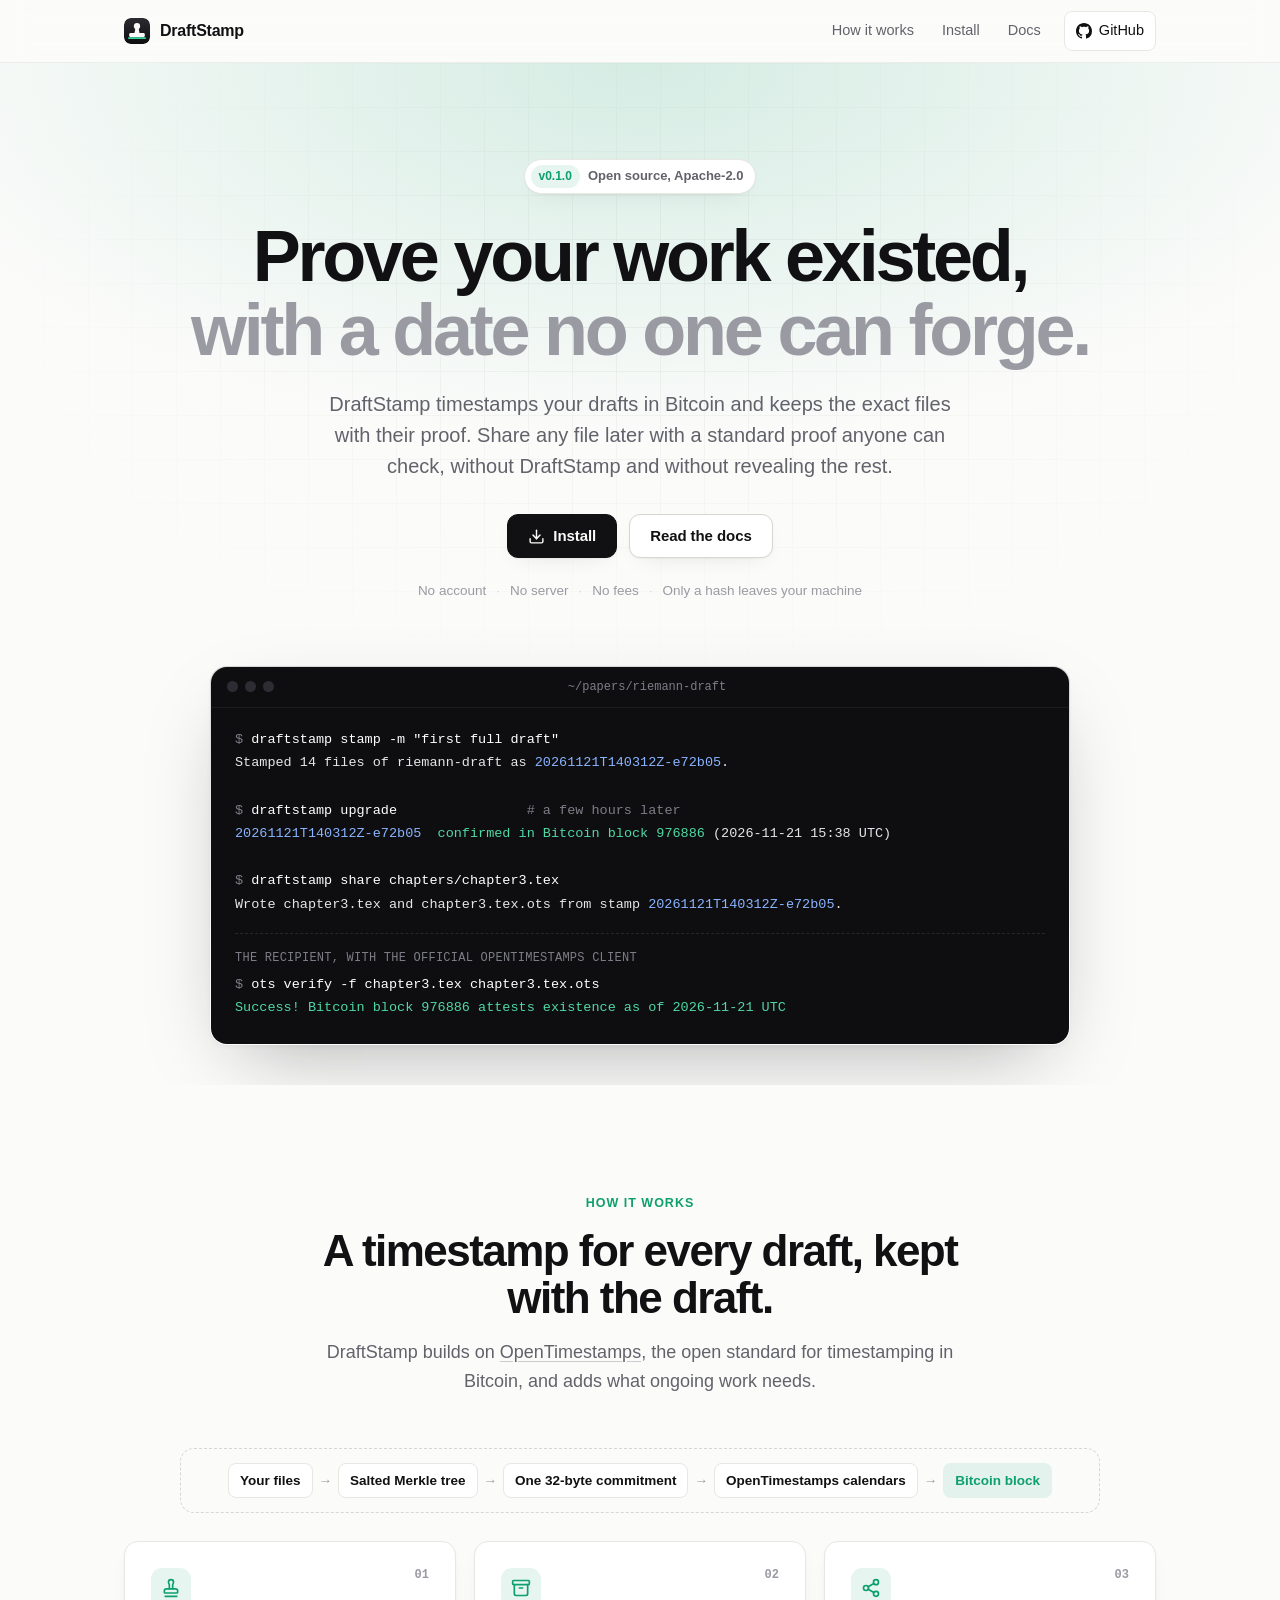
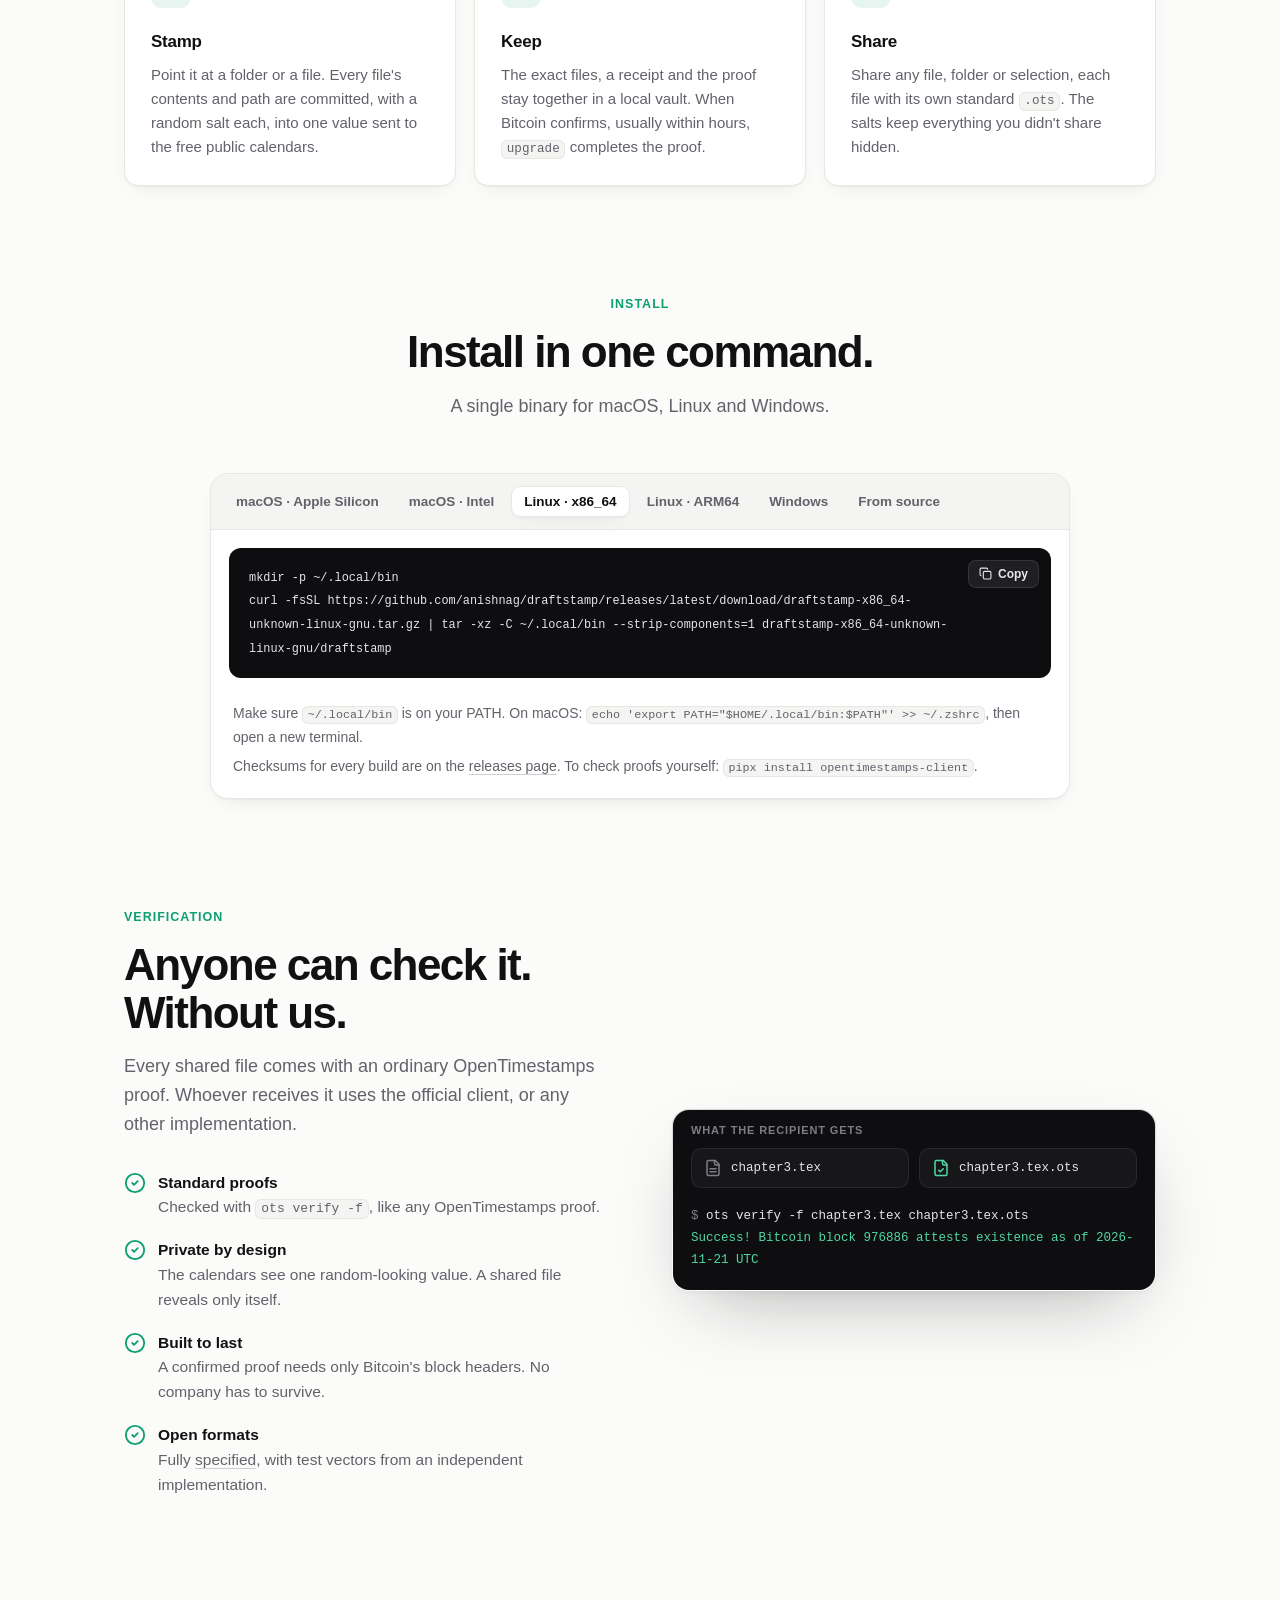
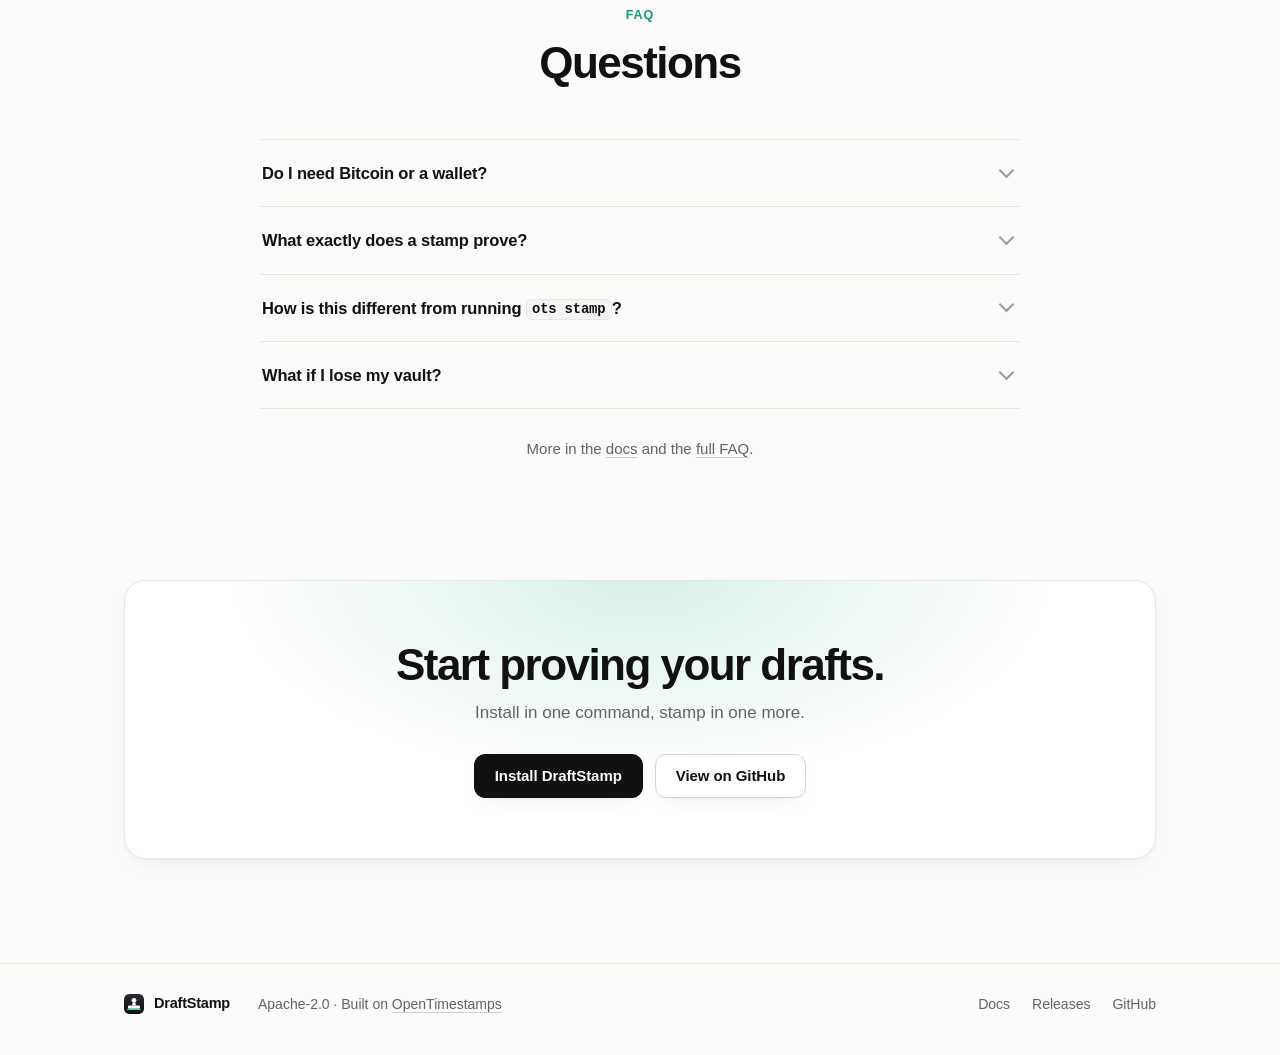
<file: site/index.html>
<!doctype html>
<html lang="en">
<head>
  <meta charset="utf-8">
  <meta name="viewport" content="width=device-width, initial-scale=1">
  <title>DraftStamp: prove your work existed</title>
  <meta name="description" content="DraftStamp timestamps your drafts in Bitcoin via OpenTimestamps, keeps the exact files with their proof, and lets you share any file with a standard .ots proof anyone can check.">
  <link rel="canonical" href="https://draftstamp.org/">
  <meta property="og:type" content="website">
  <meta property="og:url" content="https://draftstamp.org/">
  <meta property="og:title" content="DraftStamp: prove your work existed">
  <meta property="og:description" content="Timestamp your drafts in Bitcoin, keep the exact files with their proof, and share any file with a standard proof anyone can check.">
  <meta name="twitter:card" content="summary">
  <link rel="icon" href="icon.svg" type="image/svg+xml">
  <link rel="stylesheet" href="style.css">
</head>
<body>

<header class="site-header">
  <div class="wrap">
    <a class="brand" href="./"><img src="icon.svg" alt="">DraftStamp</a>
    <nav class="nav">
      <a href="#how" class="hide-sm">How it works</a>
      <a href="#install">Install</a>
      <a href="docs.html">Docs</a>
      <a class="gh" href="https://github.com/anishnag/draftstamp" aria-label="GitHub">
        <svg viewBox="0 0 16 16" fill="currentColor" aria-hidden="true"><path d="M8 0C3.58 0 0 3.58 0 8c0 3.54 2.29 6.53 5.47 7.59.4.07.55-.17.55-.38 0-.19-.01-.82-.01-1.49-2.01.37-2.53-.49-2.69-.94-.09-.23-.48-.94-.82-1.13-.28-.15-.68-.52-.01-.53.63-.01 1.08.58 1.23.82.72 1.21 1.87.87 2.33.66.07-.52.28-.87.51-1.07-1.78-.2-3.64-.89-3.64-3.95 0-.87.31-1.59.82-2.15-.08-.2-.36-1.02.08-2.12 0 0 .67-.21 2.2.82.64-.18 1.32-.27 2-.27.68 0 1.36.09 2 .27 1.53-1.04 2.2-.82 2.2-.82.44 1.1.16 1.92.08 2.12.51.56.82 1.27.82 2.15 0 3.07-1.87 3.75-3.65 3.95.29.25.54.73.54 1.48 0 1.07-.01 1.93-.01 2.2 0 .21.15.46.55.38A8.013 8.013 0 0016 8c0-4.42-3.58-8-8-8z"/></svg>
        <span class="gh-label">GitHub</span>
      </a>
    </nav>
  </div>
</header>

<main>
  <section class="hero">
    <div class="wrap">
      <a class="pill" href="https://github.com/anishnag/draftstamp/releases/latest"><b>v0.1.0</b> Open source, Apache-2.0</a>
      <h1>Prove your work existed,<br><span class="soft">with a date no one can forge.</span></h1>
      <p class="lede">DraftStamp timestamps your drafts in Bitcoin and keeps the exact files with their proof. Share any file later with a standard proof anyone can check, without DraftStamp and without revealing the rest.</p>
      <div class="ctas">
        <a class="btn primary" href="#install">
          <svg viewBox="0 0 24 24" fill="none" stroke="currentColor" stroke-width="2" stroke-linecap="round" stroke-linejoin="round" aria-hidden="true"><path d="M21 15v4a2 2 0 0 1-2 2H5a2 2 0 0 1-2-2v-4"/><polyline points="7 10 12 15 17 10"/><line x1="12" x2="12" y1="15" y2="3"/></svg>
          Install
        </a>
        <a class="btn" href="docs.html">Read the docs</a>
      </div>
      <p class="fineprint"><span>No account</span><span>No server</span><span>No fees</span><span>Only a hash leaves your machine</span></p>

      <div class="terminal-wrap">
        <div class="terminal" role="img" aria-label="A terminal session: stamping a project, upgrading the proof once Bitcoin confirms, sharing one file, and the recipient verifying it with the official OpenTimestamps client.">
          <div class="terminal-bar"><i></i><i></i><i></i><span>~/papers/riemann-draft</span></div>
<pre><span class="p">$ </span><span class="cmd">draftstamp stamp -m "first full draft"</span>
Stamped 14 files of riemann-draft as <span class="id">20261121T140312Z-e72b05</span>.

<span class="p">$ </span><span class="cmd">draftstamp upgrade</span>                <span class="c"># a few hours later</span>
<span class="id">20261121T140312Z-e72b05</span>  <span class="ok">confirmed in Bitcoin block 976886</span> (2026-11-21 15:38 UTC)

<span class="p">$ </span><span class="cmd">draftstamp share chapters/chapter3.tex</span>
Wrote chapter3.tex and chapter3.tex.ots from stamp <span class="id">20261121T140312Z-e72b05</span>.
<span class="who">THE RECIPIENT, WITH THE OFFICIAL OPENTIMESTAMPS CLIENT</span><span class="p">$ </span><span class="cmd">ots verify -f chapter3.tex chapter3.tex.ots</span>
<span class="ok">Success! Bitcoin block 976886 attests existence as of 2026-11-21 UTC</span></pre>
        </div>
      </div>
    </div>
  </section>

  <section id="how">
    <div class="wrap">
      <div class="section-head center">
        <span class="label">How it works</span>
        <h2>A timestamp for every draft, kept with the draft.</h2>
        <p>DraftStamp builds on <a class="link" href="https://opentimestamps.org">OpenTimestamps</a>, the open standard for timestamping in Bitcoin, and adds what ongoing work needs.</p>
      </div>

      <div class="pipeline" aria-label="Your files, a salted Merkle tree, one commitment, the OpenTimestamps calendars, a Bitcoin block">
        <span>Your files</span><i>→</i><span>Salted Merkle tree</span><i>→</i><span>One 32-byte commitment</span><i>→</i><span>OpenTimestamps calendars</span><i>→</i><span class="btc">Bitcoin block</span>
      </div>

      <div class="steps">
        <div class="step">
          <span class="n">01</span>
          <div class="icon"><svg viewBox="0 0 24 24" fill="none" stroke="currentColor" stroke-width="2" stroke-linecap="round" stroke-linejoin="round" aria-hidden="true"><path d="M5 22h14"/><path d="M19.27 13.73A2.5 2.5 0 0 0 17.5 13h-11A2.5 2.5 0 0 0 4 15.5V17a1 1 0 0 0 1 1h14a1 1 0 0 0 1-1v-1.5c0-.66-.26-1.3-.73-1.77Z"/><path d="M14 13V8.5C14 7 15 7 15 5a3 3 0 0 0-3-3c-1.66 0-3 1-3 3s1 2 1 3.5V13"/></svg></div>
          <h3>Stamp</h3>
          <p>Point it at a folder or a file. Every file's contents and path are committed, with a random salt each, into one value sent to the free public calendars.</p>
        </div>
        <div class="step">
          <span class="n">02</span>
          <div class="icon"><svg viewBox="0 0 24 24" fill="none" stroke="currentColor" stroke-width="2" stroke-linecap="round" stroke-linejoin="round" aria-hidden="true"><rect width="20" height="5" x="2" y="3" rx="1"/><path d="M4 8v11a2 2 0 0 0 2 2h12a2 2 0 0 0 2-2V8"/><path d="M10 12h4"/></svg></div>
          <h3>Keep</h3>
          <p>The exact files, a receipt and the proof stay together in a local vault. When Bitcoin confirms, usually within hours, <code>upgrade</code> completes the proof.</p>
        </div>
        <div class="step">
          <span class="n">03</span>
          <div class="icon"><svg viewBox="0 0 24 24" fill="none" stroke="currentColor" stroke-width="2" stroke-linecap="round" stroke-linejoin="round" aria-hidden="true"><circle cx="18" cy="5" r="3"/><circle cx="6" cy="12" r="3"/><circle cx="18" cy="19" r="3"/><line x1="8.59" x2="15.42" y1="13.51" y2="17.49"/><line x1="15.41" x2="8.59" y1="6.51" y2="10.49"/></svg></div>
          <h3>Share</h3>
          <p>Share any file, folder or selection, each file with its own standard <code>.ots</code>. The salts keep everything you didn't share hidden.</p>
        </div>
      </div>
    </div>
  </section>

  <section id="install" class="flush">
    <div class="wrap">
      <div class="section-head center">
        <span class="label">Install</span>
        <h2>Install in one command.</h2>
        <p>A single binary for macOS, Linux and Windows.</p>
      </div>

      <div class="install">
        <div class="install-head">
          <div class="tabs" role="tablist" aria-label="Platform">
            <button class="tab" role="tab" data-panel="mac-arm">macOS · Apple Silicon</button>
            <button class="tab" role="tab" data-panel="mac-intel">macOS · Intel</button>
            <button class="tab" role="tab" data-panel="linux-x64">Linux · x86_64</button>
            <button class="tab" role="tab" data-panel="linux-arm">Linux · ARM64</button>
            <button class="tab" role="tab" data-panel="windows">Windows</button>
            <button class="tab" role="tab" data-panel="source">From source</button>
          </div>
        </div>
        <div class="install-body">
          <div class="panel" id="mac-arm" role="tabpanel">
            <div class="codeblock"><pre><code>mkdir -p ~/.local/bin
curl -fsSL https://github.com/anishnag/draftstamp/releases/latest/download/draftstamp-aarch64-apple-darwin.tar.gz | tar -xz -C ~/.local/bin --strip-components=1 draftstamp-aarch64-apple-darwin/draftstamp</code></pre></div>
          </div>
          <div class="panel" id="mac-intel" role="tabpanel" hidden>
            <div class="codeblock"><pre><code>mkdir -p ~/.local/bin
curl -fsSL https://github.com/anishnag/draftstamp/releases/latest/download/draftstamp-x86_64-apple-darwin.tar.gz | tar -xz -C ~/.local/bin --strip-components=1 draftstamp-x86_64-apple-darwin/draftstamp</code></pre></div>
          </div>
          <div class="panel" id="linux-x64" role="tabpanel" hidden>
            <div class="codeblock"><pre><code>mkdir -p ~/.local/bin
curl -fsSL https://github.com/anishnag/draftstamp/releases/latest/download/draftstamp-x86_64-unknown-linux-gnu.tar.gz | tar -xz -C ~/.local/bin --strip-components=1 draftstamp-x86_64-unknown-linux-gnu/draftstamp</code></pre></div>
          </div>
          <div class="panel" id="linux-arm" role="tabpanel" hidden>
            <div class="codeblock"><pre><code>mkdir -p ~/.local/bin
curl -fsSL https://github.com/anishnag/draftstamp/releases/latest/download/draftstamp-aarch64-unknown-linux-gnu.tar.gz | tar -xz -C ~/.local/bin --strip-components=1 draftstamp-aarch64-unknown-linux-gnu/draftstamp</code></pre></div>
          </div>
          <div class="panel" id="windows" role="tabpanel" hidden>
            <p>Download <a class="link" href="https://github.com/anishnag/draftstamp/releases/latest/download/draftstamp-x86_64-pc-windows-msvc.zip">draftstamp-x86_64-pc-windows-msvc.zip</a>, unzip it, and put <code>draftstamp.exe</code> in a folder on your PATH.</p>
          </div>
          <div class="panel" id="source" role="tabpanel" hidden>
            <div class="codeblock"><pre><code>cargo install --locked --git https://github.com/anishnag/draftstamp draftstamp-cli</code></pre></div>
            <p class="panel-note">Needs Rust 1.89 or newer.</p>
          </div>
        </div>
        <div class="install-foot">
          <p>Make sure <code>~/.local/bin</code> is on your PATH. On macOS: <code>echo 'export PATH="$HOME/.local/bin:$PATH"' &gt;&gt; ~/.zshrc</code>, then open a new terminal.</p>
          <p>Checksums for every build are on the <a class="link" href="https://github.com/anishnag/draftstamp/releases/latest">releases page</a>. To check proofs yourself: <code>pipx install opentimestamps-client</code>.</p>
        </div>
      </div>
    </div>
  </section>

  <section class="flush">
    <div class="wrap split">
      <div>
        <div class="section-head">
          <span class="label">Verification</span>
          <h2>Anyone can check it. Without us.</h2>
          <p>Every shared file comes with an ordinary OpenTimestamps proof. Whoever receives it uses the official client, or any other implementation.</p>
        </div>
        <ul class="checks">
          <li><svg viewBox="0 0 24 24" fill="none" stroke="currentColor" stroke-width="2" stroke-linecap="round" stroke-linejoin="round" aria-hidden="true"><circle cx="12" cy="12" r="10"/><path d="m9 12 2 2 4-4"/></svg><span><strong>Standard proofs</strong>Checked with <code>ots verify -f</code>, like any OpenTimestamps proof.</span></li>
          <li><svg viewBox="0 0 24 24" fill="none" stroke="currentColor" stroke-width="2" stroke-linecap="round" stroke-linejoin="round" aria-hidden="true"><circle cx="12" cy="12" r="10"/><path d="m9 12 2 2 4-4"/></svg><span><strong>Private by design</strong>The calendars see one random-looking value. A shared file reveals only itself.</span></li>
          <li><svg viewBox="0 0 24 24" fill="none" stroke="currentColor" stroke-width="2" stroke-linecap="round" stroke-linejoin="round" aria-hidden="true"><circle cx="12" cy="12" r="10"/><path d="m9 12 2 2 4-4"/></svg><span><strong>Built to last</strong>A confirmed proof needs only Bitcoin's block headers. No company has to survive.</span></li>
          <li><svg viewBox="0 0 24 24" fill="none" stroke="currentColor" stroke-width="2" stroke-linecap="round" stroke-linejoin="round" aria-hidden="true"><circle cx="12" cy="12" r="10"/><path d="m9 12 2 2 4-4"/></svg><span><strong>Open formats</strong>Fully <a class="link" href="https://github.com/anishnag/draftstamp/tree/main/spec">specified</a>, with test vectors from an independent implementation.</span></li>
        </ul>
      </div>

      <div class="mock-wrap">
        <div class="mock">
          <div class="mock-title">What the recipient gets</div>
          <div class="mock-files">
            <div class="file"><svg viewBox="0 0 24 24" fill="none" stroke="currentColor" stroke-width="2" stroke-linecap="round" stroke-linejoin="round" aria-hidden="true"><path d="M15 2H6a2 2 0 0 0-2 2v16a2 2 0 0 0 2 2h12a2 2 0 0 0 2-2V7Z"/><path d="M14 2v4a2 2 0 0 0 2 2h4"/><path d="M16 13H8"/><path d="M16 17H8"/></svg><span>chapter3.tex</span></div>
            <div class="file ots"><svg viewBox="0 0 24 24" fill="none" stroke="currentColor" stroke-width="2" stroke-linecap="round" stroke-linejoin="round" aria-hidden="true"><path d="M15 2H6a2 2 0 0 0-2 2v16a2 2 0 0 0 2 2h12a2 2 0 0 0 2-2V7Z"/><path d="M14 2v4a2 2 0 0 0 2 2h4"/><path d="m9 15 2 2 4-4"/></svg><span>chapter3.tex.ots</span></div>
          </div>
<pre><span class="p">$ </span>ots verify -f chapter3.tex chapter3.tex.ots
<span class="ok">Success! Bitcoin block 976886 attests existence as of 2026-11-21 UTC</span></pre>
        </div>
      </div>
    </div>
  </section>

  <section class="flush">
    <div class="wrap">
      <div class="section-head center">
        <span class="label">FAQ</span>
        <h2>Questions</h2>
      </div>
      <div class="faq">
        <details>
          <summary><span>Do I need Bitcoin or a wallet?</span></summary>
          <p>No. The OpenTimestamps calendars are free public services that batch everyone's timestamps into Bitcoin transactions they pay for.</p>
        </details>
        <details>
          <summary><span>What exactly does a stamp prove?</span></summary>
          <p>That these exact bytes existed by the time of a Bitcoin block, give or take a couple of hours. It shows possession at a time, not authorship.</p>
        </details>
        <details>
          <summary><span>How is this different from running <code>ots stamp</code>?</span></summary>
          <p>DraftStamp's proofs work with the official client. It adds the workflow around them: whole folders as one record with each file's path bound in, the exact files kept with each proof, project history, and private sharing of any file or folder.</p>
        </details>
        <details>
          <summary><span>What if I lose my vault?</span></summary>
          <p>You lose the proofs you hadn't shared or exported, since a proof is only useful next to the exact files. Keep <code>~/.dsvault</code> in your backups.</p>
        </details>
      </div>
      <p class="more">More in the <a class="link" href="docs.html">docs</a> and the <a class="link" href="https://github.com/anishnag/draftstamp/blob/main/docs/FAQ.md">full FAQ</a>.</p>
    </div>
  </section>

  <div class="cta-band">
    <div class="wrap">
      <div class="cta-card">
        <h2>Start proving your drafts.</h2>
        <p>Install in one command, stamp in one more.</p>
        <div class="ctas">
          <a class="btn primary" href="#install">Install DraftStamp</a>
          <a class="btn" href="https://github.com/anishnag/draftstamp">View on GitHub</a>
        </div>
      </div>
    </div>
  </div>
</main>

<footer class="site-footer">
  <div class="wrap">
    <a class="brand" href="./"><img src="icon.svg" alt="">DraftStamp</a>
    <span>Apache-2.0 · Built on <a class="link" href="https://opentimestamps.org">OpenTimestamps</a></span>
    <div class="right">
      <a href="docs.html">Docs</a>
      <a href="https://github.com/anishnag/draftstamp/releases/latest">Releases</a>
      <a href="https://github.com/anishnag/draftstamp">GitHub</a>
    </div>
  </div>
</footer>

<script src="site.js"></script>
</body>
</html>
</file>
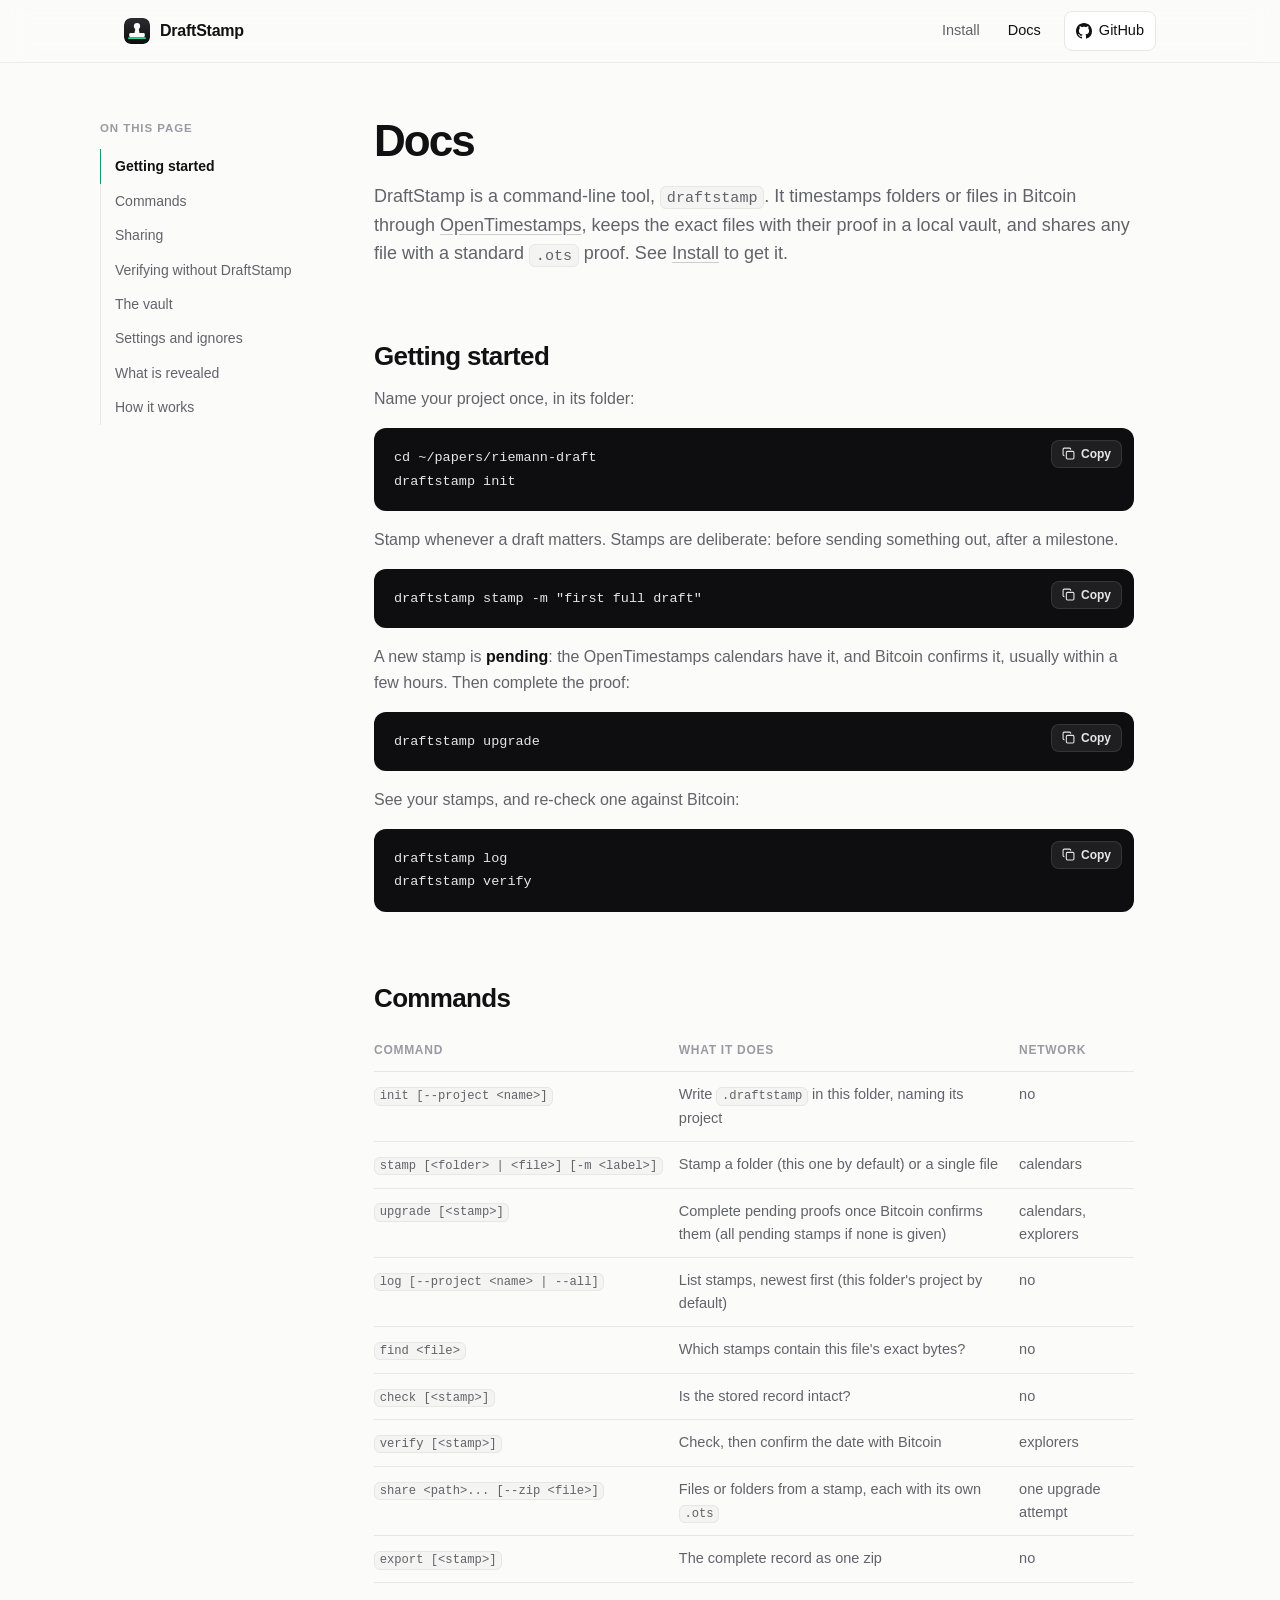
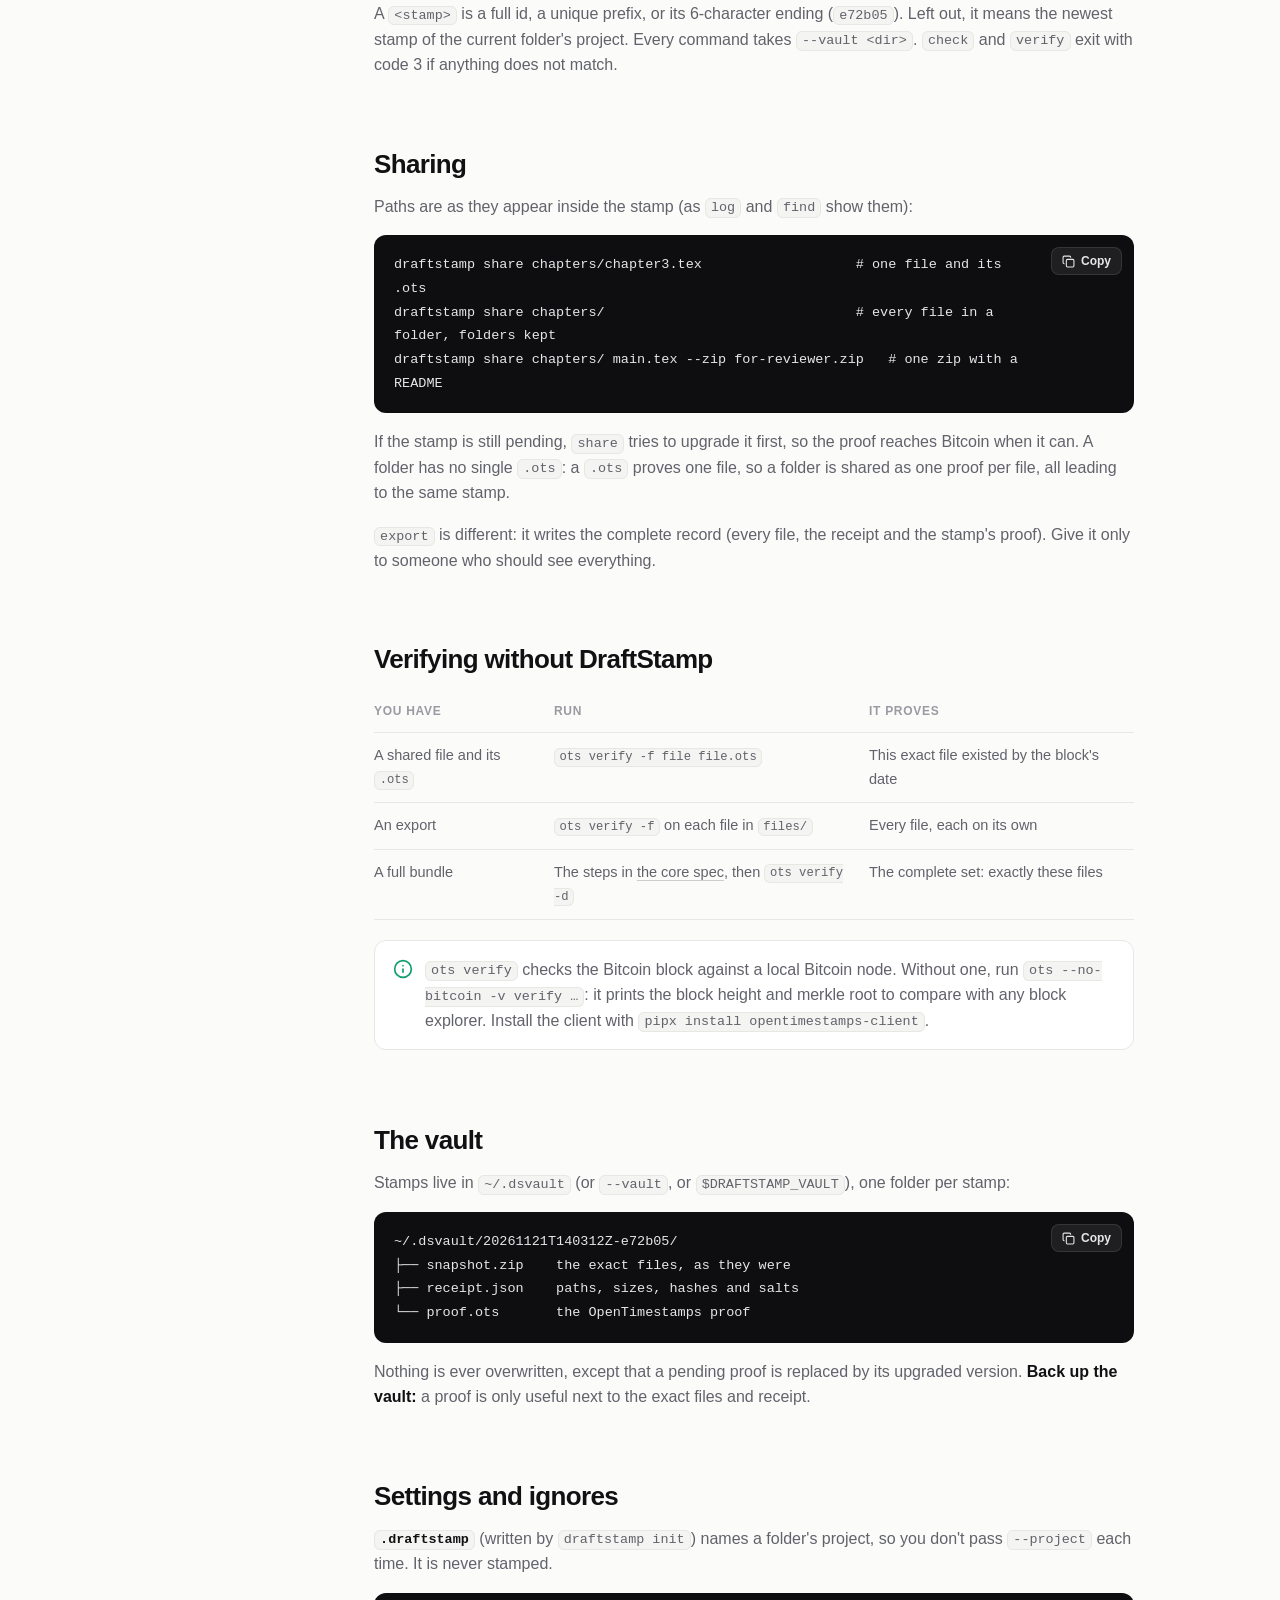
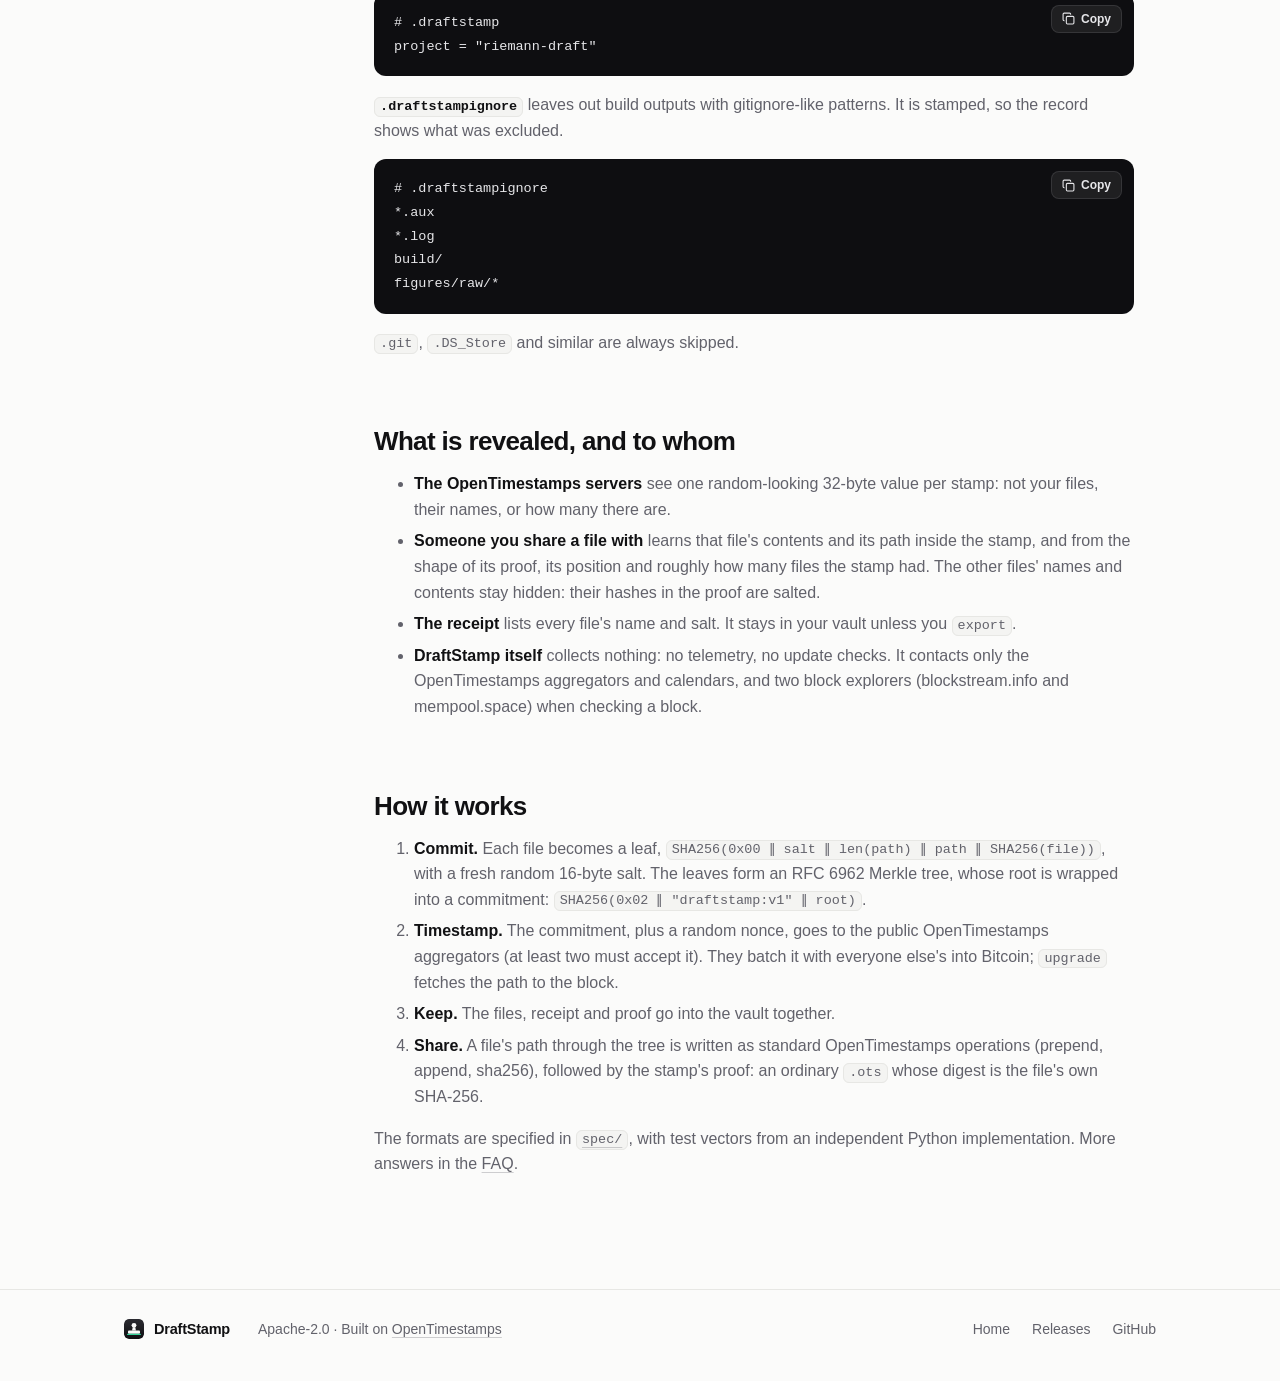
<file: site/docs.html>
<!doctype html>
<html lang="en">
<head>
  <meta charset="utf-8">
  <meta name="viewport" content="width=device-width, initial-scale=1">
  <title>DraftStamp docs</title>
  <meta name="description" content="How to use DraftStamp: stamping, upgrading, sharing, verifying, the vault, settings, and what is revealed.">
  <link rel="canonical" href="https://draftstamp.org/docs">
  <meta property="og:type" content="website">
  <meta property="og:url" content="https://draftstamp.org/docs">
  <meta property="og:title" content="DraftStamp docs">
  <meta property="og:description" content="How to use DraftStamp: stamping, upgrading, sharing, verifying, the vault, and what is revealed.">
  <meta name="twitter:card" content="summary">
  <link rel="icon" href="icon.svg" type="image/svg+xml">
  <link rel="stylesheet" href="style.css">
</head>
<body>

<header class="site-header">
  <div class="wrap">
    <a class="brand" href="./"><img src="icon.svg" alt="">DraftStamp</a>
    <nav class="nav">
      <a href="./#install">Install</a>
      <a href="docs.html" aria-current="page">Docs</a>
      <a class="gh" href="https://github.com/anishnag/draftstamp" aria-label="GitHub">
        <svg viewBox="0 0 16 16" fill="currentColor" aria-hidden="true"><path d="M8 0C3.58 0 0 3.58 0 8c0 3.54 2.29 6.53 5.47 7.59.4.07.55-.17.55-.38 0-.19-.01-.82-.01-1.49-2.01.37-2.53-.49-2.69-.94-.09-.23-.48-.94-.82-1.13-.28-.15-.68-.52-.01-.53.63-.01 1.08.58 1.23.82.72 1.21 1.87.87 2.33.66.07-.52.28-.87.51-1.07-1.78-.2-3.64-.89-3.64-3.95 0-.87.31-1.59.82-2.15-.08-.2-.36-1.02.08-2.12 0 0 .67-.21 2.2.82.64-.18 1.32-.27 2-.27.68 0 1.36.09 2 .27 1.53-1.04 2.2-.82 2.2-.82.44 1.1.16 1.92.08 2.12.51.56.82 1.27.82 2.15 0 3.07-1.87 3.75-3.65 3.95.29.25.54.73.54 1.48 0 1.07-.01 1.93-.01 2.2 0 .21.15.46.55.38A8.013 8.013 0 0016 8c0-4.42-3.58-8-8-8z"/></svg>
        <span class="gh-label">GitHub</span>
      </a>
    </nav>
  </div>
</header>

<div class="wrap docs">
  <nav class="toc" aria-label="On this page">
    <p>On this page</p>
    <a href="#start">Getting started</a>
    <a href="#commands">Commands</a>
    <a href="#sharing">Sharing</a>
    <a href="#verifying">Verifying without DraftStamp</a>
    <a href="#vault">The vault</a>
    <a href="#settings">Settings and ignores</a>
    <a href="#privacy">What is revealed</a>
    <a href="#how">How it works</a>
  </nav>

  <article class="prose">
    <h1>Docs</h1>
    <p class="intro">DraftStamp is a command-line tool, <code>draftstamp</code>. It timestamps folders or files in Bitcoin through <a href="https://opentimestamps.org">OpenTimestamps</a>, keeps the exact files with their proof in a local vault, and shares any file with a standard <code>.ots</code> proof. See <a href="./#install">Install</a> to get it.</p>

    <div id="start" class="doc-section">
    <h2>Getting started</h2>
    <p>Name your project once, in its folder:</p>
<div class="codeblock"><pre>cd ~/papers/riemann-draft
draftstamp init</pre></div>
    <p>Stamp whenever a draft matters. Stamps are deliberate: before sending something out, after a milestone.</p>
<div class="codeblock"><pre>draftstamp stamp -m "first full draft"</pre></div>
    <p>A new stamp is <strong>pending</strong>: the OpenTimestamps calendars have it, and Bitcoin confirms it, usually within a few hours. Then complete the proof:</p>
<div class="codeblock"><pre>draftstamp upgrade</pre></div>
    <p>See your stamps, and re-check one against Bitcoin:</p>
<div class="codeblock"><pre>draftstamp log
draftstamp verify</pre></div>

    </div>
    <div id="commands" class="doc-section">
    <h2>Commands</h2>
    <table>
      <thead><tr><th>Command</th><th>What it does</th><th>Network</th></tr></thead>
      <tbody>
        <tr><td><code>init [--project &lt;name&gt;]</code></td><td>Write <code>.draftstamp</code> in this folder, naming its project</td><td>no</td></tr>
        <tr><td><code>stamp [&lt;folder&gt; | &lt;file&gt;] [-m &lt;label&gt;]</code></td><td>Stamp a folder (this one by default) or a single file</td><td>calendars</td></tr>
        <tr><td><code>upgrade [&lt;stamp&gt;]</code></td><td>Complete pending proofs once Bitcoin confirms them (all pending stamps if none is given)</td><td>calendars, explorers</td></tr>
        <tr><td><code>log [--project &lt;name&gt; | --all]</code></td><td>List stamps, newest first (this folder's project by default)</td><td>no</td></tr>
        <tr><td><code>find &lt;file&gt;</code></td><td>Which stamps contain this file's exact bytes?</td><td>no</td></tr>
        <tr><td><code>check [&lt;stamp&gt;]</code></td><td>Is the stored record intact?</td><td>no</td></tr>
        <tr><td><code>verify [&lt;stamp&gt;]</code></td><td>Check, then confirm the date with Bitcoin</td><td>explorers</td></tr>
        <tr><td><code>share &lt;path&gt;... [--zip &lt;file&gt;]</code></td><td>Files or folders from a stamp, each with its own <code>.ots</code></td><td>one upgrade attempt</td></tr>
        <tr><td><code>export [&lt;stamp&gt;]</code></td><td>The complete record as one zip</td><td>no</td></tr>
      </tbody>
    </table>
    <p>A <code>&lt;stamp&gt;</code> is a full id, a unique prefix, or its 6-character ending (<code>e72b05</code>). Left out, it means the newest stamp of the current folder's project. Every command takes <code>--vault &lt;dir&gt;</code>. <code>check</code> and <code>verify</code> exit with code 3 if anything does not match.</p>

    </div>
    <div id="sharing" class="doc-section">
    <h2>Sharing</h2>
    <p>Paths are as they appear inside the stamp (as <code>log</code> and <code>find</code> show them):</p>
<div class="codeblock"><pre>draftstamp share chapters/chapter3.tex                   # one file and its .ots
draftstamp share chapters/                               # every file in a folder, folders kept
draftstamp share chapters/ main.tex --zip for-reviewer.zip   # one zip with a README</pre></div>
    <p>If the stamp is still pending, <code>share</code> tries to upgrade it first, so the proof reaches Bitcoin when it can. A folder has no single <code>.ots</code>: a <code>.ots</code> proves one file, so a folder is shared as one proof per file, all leading to the same stamp.</p>
    <p><code>export</code> is different: it writes the complete record (every file, the receipt and the stamp's proof). Give it only to someone who should see everything.</p>

    </div>
    <div id="verifying" class="doc-section">
    <h2>Verifying without DraftStamp</h2>
    <table>
      <thead><tr><th>You have</th><th>Run</th><th>It proves</th></tr></thead>
      <tbody>
        <tr><td>A shared file and its <code>.ots</code></td><td><code>ots verify -f file file.ots</code></td><td>This exact file existed by the block's date</td></tr>
        <tr><td>An export</td><td><code>ots verify -f</code> on each file in <code>files/</code></td><td>Every file, each on its own</td></tr>
        <tr><td>A full bundle</td><td>The steps in <a href="https://github.com/anishnag/draftstamp/blob/main/spec/0001_core.md">the core spec</a>, then <code>ots verify -d</code></td><td>The complete set: exactly these files</td></tr>
      </tbody>
    </table>
    <div class="callout"><svg viewBox="0 0 24 24" fill="none" stroke="currentColor" stroke-width="2" stroke-linecap="round" stroke-linejoin="round" aria-hidden="true"><circle cx="12" cy="12" r="10"/><path d="M12 16v-4"/><path d="M12 8h.01"/></svg><p><code>ots verify</code> checks the Bitcoin block against a local Bitcoin node. Without one, run <code>ots --no-bitcoin -v verify …</code>: it prints the block height and merkle root to compare with any block explorer. Install the client with <code>pipx install opentimestamps-client</code>.</p></div>

    </div>
    <div id="vault" class="doc-section">
    <h2>The vault</h2>
    <p>Stamps live in <code>~/.dsvault</code> (or <code>--vault</code>, or <code>$DRAFTSTAMP_VAULT</code>), one folder per stamp:</p>
<div class="codeblock"><pre>~/.dsvault/20261121T140312Z-e72b05/
├── snapshot.zip    the exact files, as they were
├── receipt.json    paths, sizes, hashes and salts
└── proof.ots       the OpenTimestamps proof</pre></div>
    <p>Nothing is ever overwritten, except that a pending proof is replaced by its upgraded version. <strong>Back up the vault:</strong> a proof is only useful next to the exact files and receipt.</p>

    </div>
    <div id="settings" class="doc-section">
    <h2>Settings and ignores</h2>
    <p><strong><code>.draftstamp</code></strong> (written by <code>draftstamp init</code>) names a folder's project, so you don't pass <code>--project</code> each time. It is never stamped.</p>
<div class="codeblock"><pre># .draftstamp
project = "riemann-draft"</pre></div>
    <p><strong><code>.draftstampignore</code></strong> leaves out build outputs with gitignore-like patterns. It is stamped, so the record shows what was excluded.</p>
<div class="codeblock"><pre># .draftstampignore
*.aux
*.log
build/
figures/raw/*</pre></div>
    <p><code>.git</code>, <code>.DS_Store</code> and similar are always skipped.</p>

    </div>
    <div id="privacy" class="doc-section">
    <h2>What is revealed, and to whom</h2>
    <ul>
      <li><strong>The OpenTimestamps servers</strong> see one random-looking 32-byte value per stamp: not your files, their names, or how many there are.</li>
      <li><strong>Someone you share a file with</strong> learns that file's contents and its path inside the stamp, and from the shape of its proof, its position and roughly how many files the stamp had. The other files' names and contents stay hidden: their hashes in the proof are salted.</li>
      <li><strong>The receipt</strong> lists every file's name and salt. It stays in your vault unless you <code>export</code>.</li>
      <li><strong>DraftStamp itself</strong> collects nothing: no telemetry, no update checks. It contacts only the OpenTimestamps aggregators and calendars, and two block explorers (blockstream.info and mempool.space) when checking a block.</li>
    </ul>

    </div>
    <div id="how" class="doc-section">
    <h2>How it works</h2>
    <ol>
      <li><strong>Commit.</strong> Each file becomes a leaf, <code>SHA256(0x00 ‖ salt ‖ len(path) ‖ path ‖ SHA256(file))</code>, with a fresh random 16-byte salt. The leaves form an RFC 6962 Merkle tree, whose root is wrapped into a commitment: <code>SHA256(0x02 ‖ "draftstamp:v1" ‖ root)</code>.</li>
      <li><strong>Timestamp.</strong> The commitment, plus a random nonce, goes to the public OpenTimestamps aggregators (at least two must accept it). They batch it with everyone else's into Bitcoin; <code>upgrade</code> fetches the path to the block.</li>
      <li><strong>Keep.</strong> The files, receipt and proof go into the vault together.</li>
      <li><strong>Share.</strong> A file's path through the tree is written as standard OpenTimestamps operations (prepend, append, sha256), followed by the stamp's proof: an ordinary <code>.ots</code> whose digest is the file's own SHA-256.</li>
    </ol>
    <p>The formats are specified in <a href="https://github.com/anishnag/draftstamp/tree/main/spec"><code>spec/</code></a>, with test vectors from an independent Python implementation. More answers in the <a href="https://github.com/anishnag/draftstamp/blob/main/docs/FAQ.md">FAQ</a>.</p>
    </div>
  </article>
</div>

<footer class="site-footer">
  <div class="wrap">
    <a class="brand" href="./"><img src="icon.svg" alt="">DraftStamp</a>
    <span>Apache-2.0 · Built on <a class="link" href="https://opentimestamps.org">OpenTimestamps</a></span>
    <div class="right">
      <a href="./">Home</a>
      <a href="https://github.com/anishnag/draftstamp/releases/latest">Releases</a>
      <a href="https://github.com/anishnag/draftstamp">GitHub</a>
    </div>
  </div>
</footer>

<script src="site.js"></script>

</body>
</html>
</file>
<file: site/style.css>
/* DraftStamp site: no external fonts, scripts or trackers. */

:root {
  --bg: #fbfbfa;
  --surface: #ffffff;
  --surface-2: #f4f4f2;
  --fg: #111113;
  --muted: #62626b;
  --faint: #9a9aa3;
  --line: #e7e7e4;
  --line-strong: #d6d6d2;
  --accent: #0e9f6e;
  --accent-soft: rgba(14, 159, 110, 0.1);
  --glow: rgba(14, 159, 110, 0.16);
  --code-bg: #0e0e11;
  --code-fg: #e6e6e9;
  --code-muted: #7d7d87;
  --code-ok: #4fd8a3;
  --code-accent: #8ab4ff;
  --radius: 14px;
  --shadow: 0 1px 2px rgba(16, 16, 20, 0.04), 0 8px 24px -12px rgba(16, 16, 20, 0.12);
  --shadow-lg: 0 2px 4px rgba(16, 16, 20, 0.04), 0 30px 80px -30px rgba(16, 16, 20, 0.35);
  --sans: ui-sans-serif, -apple-system, BlinkMacSystemFont, "Segoe UI Variable", "Segoe UI", Inter, Roboto, "Helvetica Neue", Arial, sans-serif;
  --mono: ui-monospace, "SF Mono", SFMono-Regular, "JetBrains Mono", Menlo, Consolas, "Liberation Mono", monospace;
  color-scheme: light;
}

@media (prefers-color-scheme: dark) {
  :root {
    --bg: #09090b;
    --surface: #111114;
    --surface-2: #17171b;
    --fg: #f2f2f4;
    --muted: #a1a1aa;
    --faint: #6b6b74;
    --line: #232328;
    --line-strong: #2f2f35;
    --accent: #34d399;
    --accent-soft: rgba(52, 211, 153, 0.12);
    --glow: rgba(52, 211, 153, 0.13);
    --code-bg: #0c0c0f;
    --shadow: 0 1px 2px rgba(0, 0, 0, 0.3), 0 8px 24px -12px rgba(0, 0, 0, 0.5);
    --shadow-lg: 0 2px 4px rgba(0, 0, 0, 0.3), 0 30px 80px -30px rgba(0, 0, 0, 0.8);
    color-scheme: dark;
  }
}

* { box-sizing: border-box; }
html { -webkit-text-size-adjust: 100%; scroll-behavior: smooth; }
body {
  margin: 0; background: var(--bg); color: var(--fg);
  font: 16px/1.6 var(--sans); -webkit-font-smoothing: antialiased; text-rendering: optimizeLegibility;
}
::selection { background: var(--accent-soft); }

a { color: inherit; text-decoration: none; }
.prose a, .link { text-decoration: underline; text-decoration-color: color-mix(in srgb, currentColor 30%, transparent); text-underline-offset: 3px; }
.prose a:hover, .link:hover { text-decoration-color: currentColor; }

code, pre, kbd { font-family: var(--mono); font-size: 0.88em; }
:not(pre) > code {
  background: var(--surface-2); border: 1px solid var(--line); border-radius: 6px;
  padding: 0.1em 0.38em; font-size: 0.84em;
}

.wrap { max-width: 1080px; margin: 0 auto; padding: 0 24px; }

/* Header */
.site-header {
  position: sticky; top: 0; z-index: 20;
  background: color-mix(in srgb, var(--bg) 78%, transparent);
  backdrop-filter: saturate(180%) blur(14px); -webkit-backdrop-filter: saturate(180%) blur(14px);
  border-bottom: 1px solid color-mix(in srgb, var(--line) 70%, transparent);
}
.site-header .wrap { display: flex; align-items: center; gap: 24px; height: 62px; }
.brand { display: flex; align-items: center; gap: 10px; font-weight: 650; letter-spacing: -0.015em; font-size: 16px; }
.brand img { width: 26px; height: 26px; border-radius: 7px; }
.nav { display: flex; gap: 6px; margin-left: auto; align-items: center; font-size: 14.5px; }
.nav a { color: var(--muted); padding: 7px 11px; border-radius: 8px; transition: color .15s, background .15s; }
.nav a:hover { color: var(--fg); background: var(--surface-2); }
.nav a[aria-current="page"] { color: var(--fg); }
.nav .gh { display: inline-flex; align-items: center; gap: 7px; color: var(--fg); border: 1px solid var(--line); background: var(--surface); margin-left: 6px; }
.nav .gh svg { width: 16px; height: 16px; }

/* Buttons */
.btn {
  display: inline-flex; align-items: center; justify-content: center; gap: 8px;
  height: 44px; padding: 0 20px; border-radius: 11px;
  font-weight: 600; font-size: 15px; letter-spacing: -0.005em;
  border: 1px solid var(--line-strong); background: var(--surface); color: var(--fg);
  box-shadow: var(--shadow); transition: transform .12s ease, box-shadow .12s ease;
}
.btn:hover { transform: translateY(-1px); }
.btn.primary { background: var(--fg); color: var(--bg); border-color: var(--fg); }
.btn svg { width: 17px; height: 17px; }

/* Hero */
.hero { position: relative; isolation: isolate; padding: 96px 0 40px; text-align: center; overflow: hidden; }
.hero::before {
  content: ""; position: absolute; left: -10%; right: -10%; top: -380px; height: 760px; z-index: -1;
  background: radial-gradient(closest-side, var(--glow), transparent);
}
.hero::after {
  content: ""; position: absolute; inset: 0; z-index: -2; opacity: 0.6;
  background-image:
    linear-gradient(to right, var(--line) 1px, transparent 1px),
    linear-gradient(to bottom, var(--line) 1px, transparent 1px);
  background-size: 44px 44px;
  mask-image: radial-gradient(ellipse 70% 50% at 50% 25%, black, transparent 75%);
  -webkit-mask-image: radial-gradient(ellipse 70% 50% at 50% 25%, black, transparent 75%);
}
.pill {
  display: inline-flex; align-items: center; gap: 8px;
  font-size: 13px; font-weight: 550; color: var(--muted);
  background: var(--surface); border: 1px solid var(--line); border-radius: 999px;
  padding: 5px 12px 5px 6px; box-shadow: var(--shadow); transition: color .15s;
}
.pill b { background: var(--accent-soft); color: var(--accent); border-radius: 999px; padding: 2px 8px; font-weight: 650; font-size: 12px; }
.pill:hover { color: var(--fg); }
h1 {
  font-size: clamp(40px, 6.6vw, 72px); line-height: 1.02; letter-spacing: -0.045em;
  margin: 26px auto 22px; font-weight: 760; max-width: 900px;
}
h1 .soft { color: var(--faint); }
.lede { font-size: clamp(17px, 2.2vw, 20px); color: var(--muted); max-width: 640px; margin: 0 auto 32px; line-height: 1.55; }
.ctas { display: flex; flex-wrap: wrap; gap: 12px; justify-content: center; }
.fineprint { font-size: 13.5px; color: var(--faint); margin-top: 22px; }
.fineprint span { white-space: nowrap; }
.fineprint span + span::before { content: "·"; margin: 0 10px; color: var(--line-strong); }

/* Terminal */
.terminal-wrap {
  max-width: 860px; margin: 64px auto 0; text-align: left; padding: 1px; border-radius: 17px;
  background: linear-gradient(180deg, color-mix(in srgb, var(--fg) 16%, transparent), transparent 75%);
  box-shadow: var(--shadow-lg);
}
.terminal { background: var(--code-bg); color: var(--code-fg); border-radius: 16px; overflow: hidden; }
.terminal-bar { display: flex; align-items: center; gap: 7px; padding: 13px 16px; border-bottom: 1px solid rgba(255,255,255,0.06); }
.terminal-bar i { width: 11px; height: 11px; border-radius: 50%; background: #2c2c32; display: block; }
.terminal-bar span { margin: 0 auto; font: 12px var(--mono); color: var(--code-muted); padding-right: 40px; }
.terminal pre { margin: 0; padding: 20px 24px 24px; overflow-x: auto; font-size: 13.5px; line-height: 1.75; }
.terminal .p { color: var(--code-muted); user-select: none; }
.terminal .cmd { color: #ffffff; }
.terminal .c { color: var(--code-muted); }
.terminal .ok { color: var(--code-ok); }
.terminal .id { color: var(--code-accent); }
.terminal .who { display: block; margin: 16px 0 4px; padding-top: 14px; border-top: 1px dashed rgba(255,255,255,0.1); color: var(--code-muted); font-size: 12px; letter-spacing: 0.02em; }

/* Sections */
section { padding: 104px 0; }
section.flush { padding-top: 0; }
.label { display: inline-block; font-size: 12.5px; font-weight: 650; letter-spacing: 0.08em; text-transform: uppercase; color: var(--accent); margin-bottom: 14px; }
h2 { font-size: clamp(30px, 4.2vw, 44px); letter-spacing: -0.035em; line-height: 1.08; margin: 0 0 16px; font-weight: 720; }
.section-head { max-width: 680px; margin-bottom: 52px; }
.section-head.center { margin-left: auto; margin-right: auto; text-align: center; }
.section-head p { color: var(--muted); font-size: 18px; margin: 0; }
h3 { font-size: 17px; margin: 0 0 8px; letter-spacing: -0.015em; font-weight: 650; }

/* Steps */
.pipeline {
  display: flex; flex-wrap: wrap; align-items: center; justify-content: center; gap: 8px 6px;
  margin: 0 auto 28px; padding: 14px; max-width: 920px;
  border: 1px dashed var(--line-strong); border-radius: var(--radius); font-size: 13.5px;
}
.pipeline span { background: var(--surface); border: 1px solid var(--line); border-radius: 8px; padding: 6px 11px; font-weight: 550; white-space: nowrap; }
.pipeline span.btc { background: var(--accent-soft); border-color: transparent; color: var(--accent); }
.pipeline i { color: var(--faint); font-style: normal; }
.steps { display: grid; grid-template-columns: repeat(3, minmax(0, 1fr)); gap: 18px; }
.step {
  position: relative; background: var(--surface); border: 1px solid var(--line); border-radius: var(--radius);
  padding: 26px; box-shadow: var(--shadow);
}
.step .icon {
  width: 40px; height: 40px; border-radius: 11px; display: grid; place-items: center; margin-bottom: 20px;
  background: var(--accent-soft); color: var(--accent);
}
.step .icon svg { width: 20px; height: 20px; }
.step .n { position: absolute; top: 26px; right: 26px; font: 600 12px var(--mono); color: var(--faint); }
.step p { margin: 0; color: var(--muted); font-size: 15px; line-height: 1.6; }

/* Install */
.install { max-width: 860px; margin: 0 auto; background: var(--surface); border: 1px solid var(--line); border-radius: 18px; box-shadow: var(--shadow); overflow: hidden; }
.install-head { padding: 12px; border-bottom: 1px solid var(--line); background: var(--surface-2); }
.tabs { display: flex; flex-wrap: wrap; gap: 4px; }
.tab {
  font: 550 13.5px var(--sans); color: var(--muted); cursor: pointer;
  background: transparent; border: 1px solid transparent; border-radius: 9px; padding: 7px 12px;
  transition: color .15s, background .15s;
}
.tab:hover { color: var(--fg); }
.tab[aria-selected="true"] { color: var(--fg); background: var(--surface); border-color: var(--line); box-shadow: var(--shadow); }
.install-body { padding: 18px; }
.panel[hidden] { display: none; }
.panel > p { margin: 4px 4px 2px; color: var(--muted); }
.panel > p.panel-note { margin-top: 12px; }
.install-foot { padding: 0 22px 20px; color: var(--muted); font-size: 14px; line-height: 1.65; }
.install-foot p { margin: 6px 0 0; }

.codeblock { position: relative; }
.codeblock pre {
  margin: 0; background: var(--code-bg); color: var(--code-fg);
  border-radius: 12px; padding: 18px 20px; padding-right: 96px;
  font-size: 13.5px; line-height: 1.75;
  white-space: pre-wrap; overflow-wrap: break-word; /* wraps on screen; copies as one line */
}
.codeblock .c { color: var(--code-muted); }
.copy {
  position: absolute; top: 12px; right: 12px;
  display: inline-flex; align-items: center; gap: 6px;
  font: 600 12px var(--sans); color: var(--code-fg); cursor: pointer;
  background: rgba(255,255,255,0.07); border: 1px solid rgba(255,255,255,0.1);
  border-radius: 8px; padding: 6px 10px; transition: background .15s;
}
.copy:hover { background: rgba(255,255,255,0.14); }
.copy svg { width: 13px; height: 13px; }

/* Verify */
.split { display: grid; grid-template-columns: repeat(2, minmax(0, 1fr)); gap: 64px; align-items: center; }
.split .section-head { margin-bottom: 0; }
ul.checks { list-style: none; padding: 0; margin: 32px 0 0; display: grid; gap: 18px; }
ul.checks li { display: grid; grid-template-columns: 22px 1fr; gap: 12px; color: var(--muted); font-size: 15.5px; }
ul.checks li strong { color: var(--fg); font-weight: 600; display: block; }
ul.checks svg { width: 22px; height: 22px; color: var(--accent); margin-top: 1px; }
.mock-wrap { padding: 1px; border-radius: 17px; background: linear-gradient(180deg, color-mix(in srgb, var(--fg) 16%, transparent), transparent 75%); box-shadow: var(--shadow-lg); }
.mock { background: var(--code-bg); color: var(--code-fg); border-radius: 16px; overflow: hidden; }
.mock-title { padding: 14px 18px 0; font: 600 11px var(--sans); letter-spacing: 0.08em; text-transform: uppercase; color: var(--code-muted); }
.mock-files { display: flex; gap: 10px; padding: 12px 18px 0; }
.file {
  display: flex; align-items: center; gap: 9px; flex: 1; min-width: 0;
  background: rgba(255,255,255,0.04); border: 1px solid rgba(255,255,255,0.08); border-radius: 10px;
  padding: 10px 12px; font: 12.5px var(--mono); color: var(--code-fg);
}
.file svg { width: 18px; height: 18px; flex: none; color: var(--code-muted); }
.file.ots svg { color: var(--code-ok); }
.file span { overflow: hidden; text-overflow: ellipsis; white-space: nowrap; }
.mock pre { margin: 0; padding: 18px; font-size: 12.5px; line-height: 1.75; white-space: pre-wrap; overflow-wrap: break-word; }
.mock .p { color: var(--code-muted); }
.mock .ok { color: var(--code-ok); }

/* FAQ */
.faq { max-width: 760px; margin: 0 auto; border-top: 1px solid var(--line); }
details { border-bottom: 1px solid var(--line); }
details summary {
  cursor: pointer; list-style: none; display: flex; justify-content: space-between; align-items: center; gap: 16px;
  padding: 20px 2px; font-weight: 600; font-size: 16.5px; letter-spacing: -0.01em;
}
details summary::-webkit-details-marker { display: none; }
details summary::after {
  content: ""; flex: none; width: 9px; height: 9px; margin-right: 6px;
  border-right: 2px solid var(--faint); border-bottom: 2px solid var(--faint);
  transform: translateY(-3px) rotate(45deg); transition: transform .2s;
}
details[open] summary::after { transform: translateY(2px) rotate(-135deg); }
details p { color: var(--muted); margin: -6px 2px 22px; }
.more { text-align: center; color: var(--muted); font-size: 15px; margin-top: 28px; }

/* CTA band */
.cta-band { padding: 0 0 104px; }
.cta-card {
  position: relative; isolation: isolate; overflow: hidden; text-align: center;
  background: var(--surface); border: 1px solid var(--line); border-radius: 22px; padding: 60px 24px; box-shadow: var(--shadow);
}
.cta-card::before { content: ""; position: absolute; left: 10%; right: 10%; top: -220px; height: 420px; z-index: -1; background: radial-gradient(closest-side, var(--glow), transparent); }
.cta-card h2 { margin-bottom: 10px; }
.cta-card p { color: var(--muted); margin: 0 0 28px; font-size: 17px; }

/* Footer */
.site-footer { border-top: 1px solid var(--line); padding: 28px 0 40px; color: var(--muted); font-size: 14px; }
.site-footer .wrap { display: flex; flex-wrap: wrap; gap: 12px 28px; align-items: center; }
.site-footer .brand { font-size: 14.5px; color: var(--fg); }
.site-footer .brand img { width: 20px; height: 20px; border-radius: 5px; }
.site-footer .right { margin-left: auto; display: flex; gap: 22px; }
.site-footer a:hover { color: var(--fg); }

/* Docs */
.docs { display: grid; grid-template-columns: 210px minmax(0, 1fr); gap: 64px; padding: 56px 0 96px; }
.toc { position: sticky; top: 92px; align-self: start; font-size: 14px; }
.toc p { font-size: 11.5px; font-weight: 700; text-transform: uppercase; letter-spacing: 0.08em; color: var(--faint); margin: 0 0 12px; }
.toc a { display: block; padding: 6px 0 6px 14px; color: var(--muted); border-left: 1px solid var(--line); transition: color .15s, border-color .15s; }
.toc a:hover { color: var(--fg); }
.toc a.active { color: var(--fg); border-left-color: var(--accent); font-weight: 550; }
.prose { min-width: 0; max-width: 760px; }
.prose > h1 { font-size: 44px; text-align: left; margin: 0 0 14px; }
.prose .intro { font-size: 18px; }
.prose h2 { font-size: 26px; margin: 0 0 14px; letter-spacing: -0.025em; }
.doc-section { padding-top: 56px; scroll-margin-top: 40px; }
.prose h3 { margin: 28px 0 8px; }
.prose p, .prose li { color: var(--muted); }
.prose p strong, .prose li strong { color: var(--fg); font-weight: 600; }
.prose li { margin: 6px 0; }
.prose .codeblock { margin: 16px 0; }
table { width: 100%; border-collapse: collapse; font-size: 14.5px; margin: 18px 0; display: block; overflow-x: auto; }
th, td { text-align: left; padding: 11px 16px 11px 0; border-bottom: 1px solid var(--line); vertical-align: top; }
th { font-weight: 600; white-space: nowrap; font-size: 12px; color: var(--faint); text-transform: uppercase; letter-spacing: 0.06em; }
td { color: var(--muted); }
td:first-child code { white-space: nowrap; }
.callout {
  display: grid; grid-template-columns: 20px 1fr; gap: 12px;
  border: 1px solid var(--line); background: var(--surface); border-radius: 12px; padding: 16px 18px; margin: 20px 0;
}
.callout svg { width: 20px; height: 20px; color: var(--accent); margin-top: 2px; }
.callout p { margin: 0; }

@media (max-width: 900px) {
  .steps, .split { grid-template-columns: minmax(0, 1fr); }
  .split { gap: 40px; }
  .docs { grid-template-columns: minmax(0, 1fr); gap: 28px; padding-top: 32px; }
  .toc { display: none; }
  .nav .hide-sm, .gh-label { display: none; }
  .nav .gh { padding: 7px 9px; }
  .hero { padding-top: 64px; }
  section { padding: 76px 0; }
  .cta-band { padding-bottom: 76px; }
}
</file>
